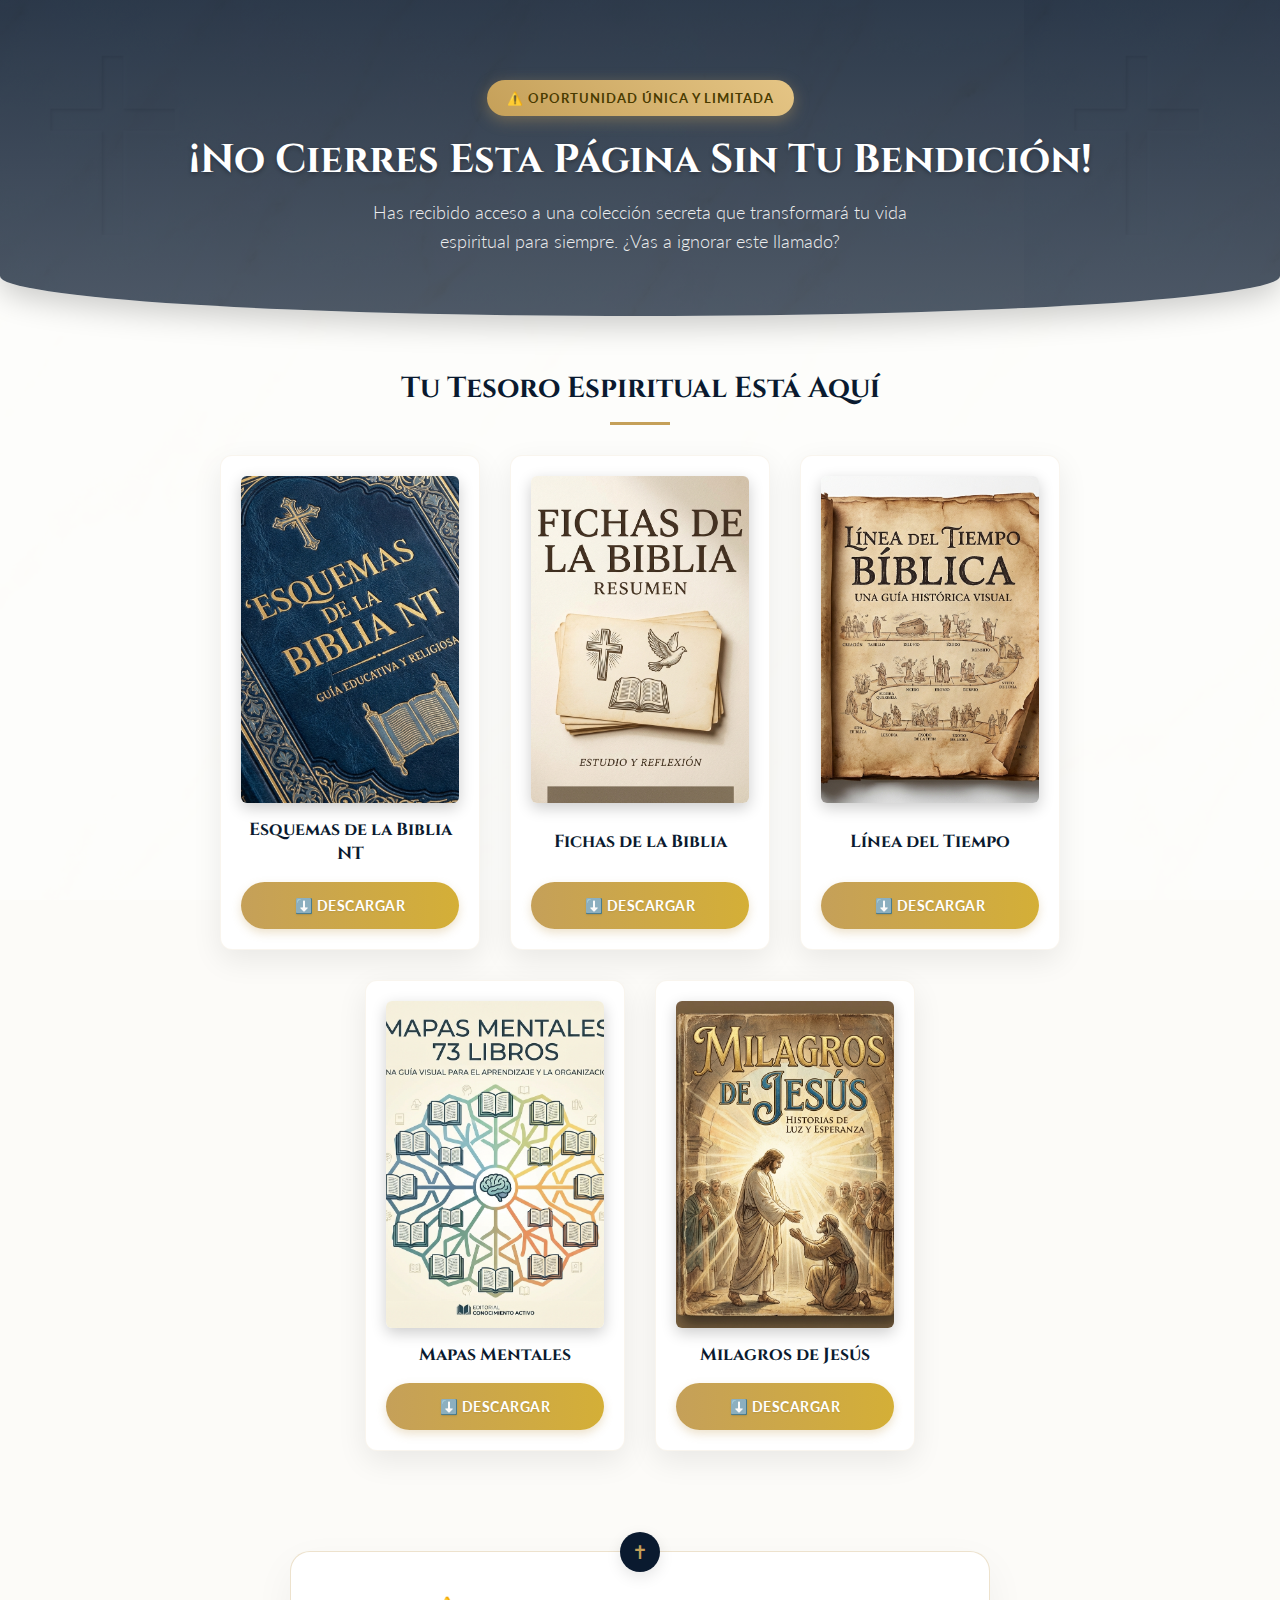
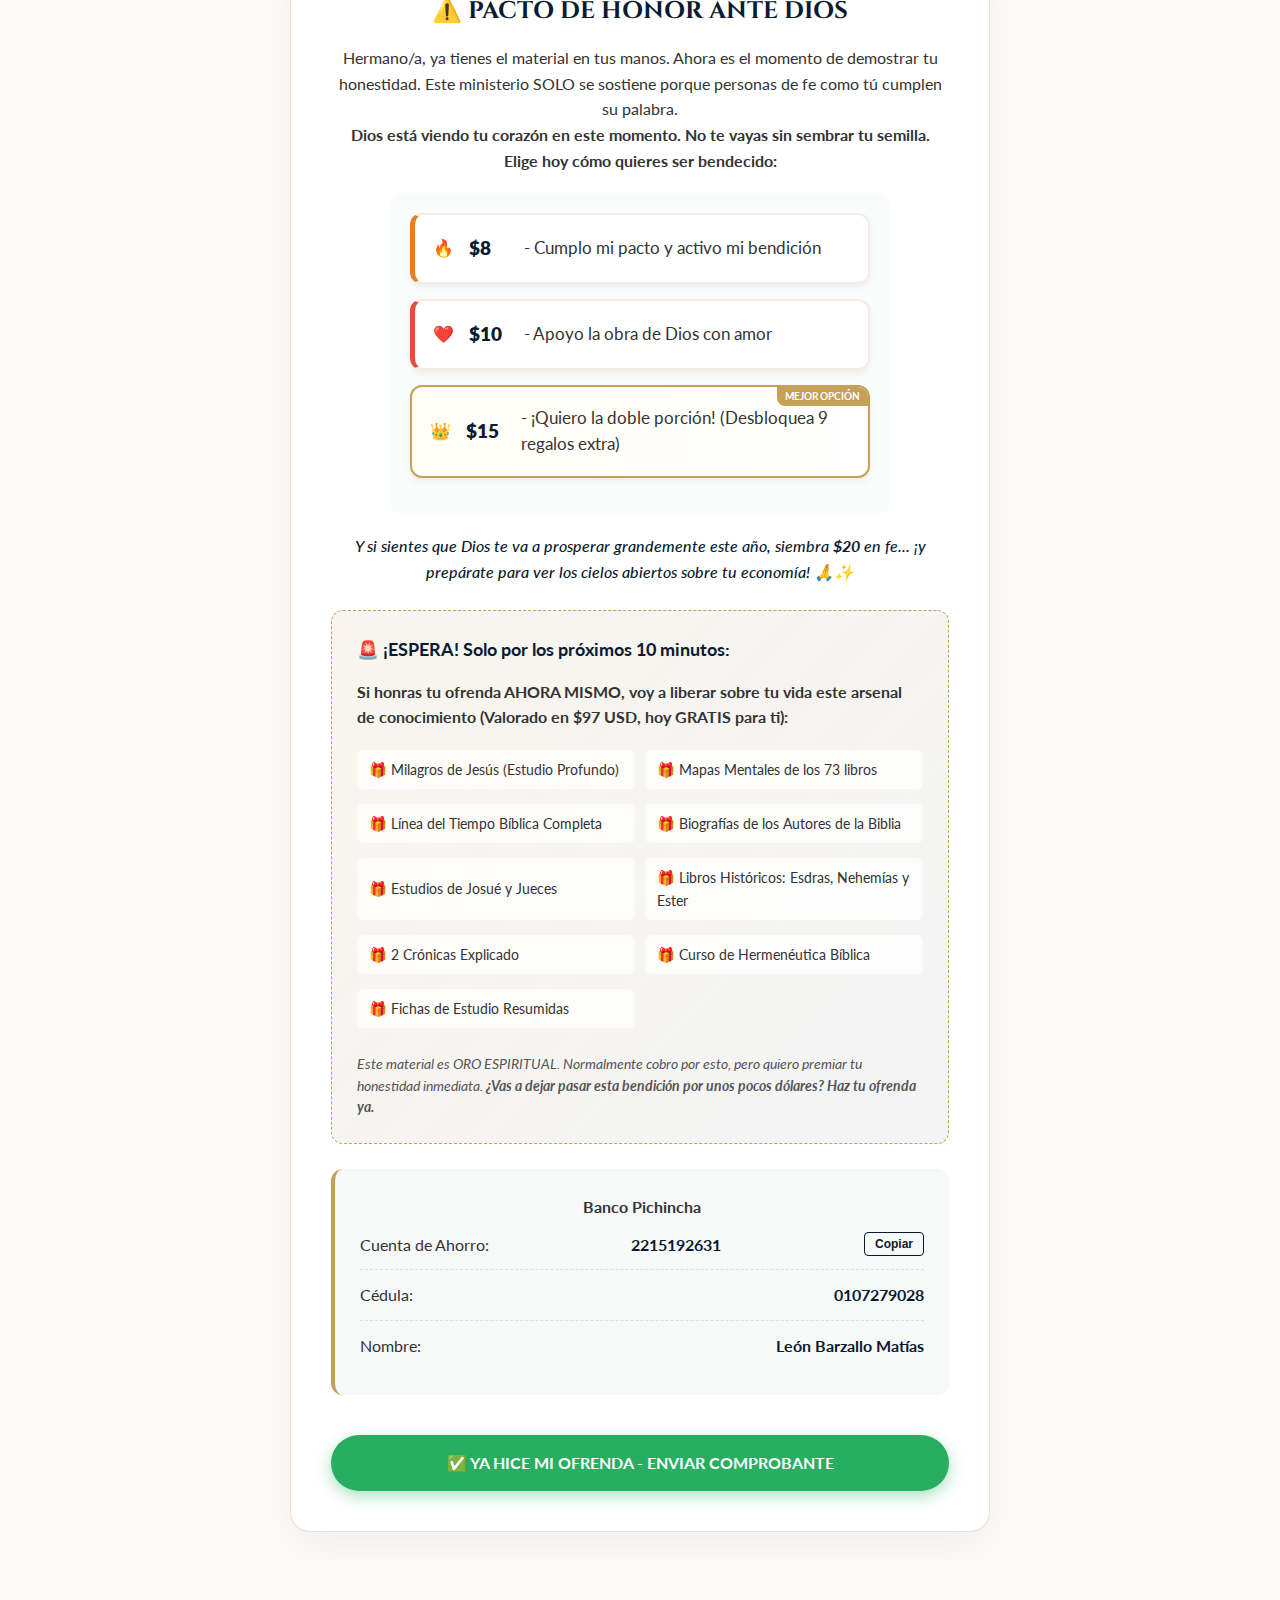
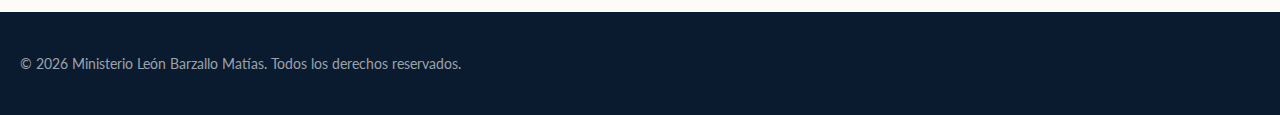
<file: index.html>
<!DOCTYPE html>
<html lang="es">

<head>
    <meta charset="UTF-8">
    <meta name="viewport" content="width=device-width, initial-scale=1.0">
    <title>Tu Material Bíblico | León Barzallo Matías</title>
    <link rel="preconnect" href="https://fonts.googleapis.com">
    <link rel="preconnect" href="https://fonts.gstatic.com" crossorigin>
    <link href="https://fonts.googleapis.com/css2?family=Cinzel:wght@400;700&family=Lato:wght@300;400;700&display=swap"
        rel="stylesheet">
    <link rel="stylesheet" href="style.css">
    <!-- Ícone de segurança e velocidade -->
</head>

<body>

    <!-- CABEÇALHO -->
    <header class="hero">
        <div class="hero-content container">
            <span class="badge">⚠️ OPORTUNIDAD ÚNICA Y LIMITADA</span>
            <h1>¡No Cierres Esta Página Sin Tu Bendición!</h1>
            <p>Has recibido acceso a una colección secreta que transformará tu vida espiritual para siempre. ¿Vas a
                ignorar este llamado?</p>
        </div>
    </header>

    <!-- ÁREA DE DOWNLOAD -->
    <section class="download-section">
        <div class="container">
            <h2 class="section-title">Tu Tesoro Espiritual Está Aquí</h2>

            <div class="book-grid">
                <!-- Esquemas -->
                <div class="book-card">
                    <img src="img/cover_esquemas.png" alt="Esquemas de la Biblia NT">
                    <h3>Esquemas de la Biblia NT</h3>
                    <a href="pdfs/Esquemas+de+la+biblia+NT.pdf" class="btn-small-download" download>⬇️ Descargar</a>
                </div>
                <!-- Fichas -->
                <div class="book-card">
                    <img src="img/cover_fichas.png" alt="Fichas de la Biblia Resumen">
                    <h3>Fichas de la Biblia</h3>
                    <a href="pdfs/Fichas+de+la+biblia+RESUMEN.pdf" class="btn-small-download" download>⬇️ Descargar</a>
                </div>
                <!-- Linea -->
                <div class="book-card">
                    <img src="img/cover_linea.png" alt="Línea del Tiempo">
                    <h3>Línea del Tiempo</h3>
                    <a href="pdfs/Linea+del+Tiempo.pdf" class="btn-small-download" download>⬇️ Descargar</a>
                </div>
                <!-- Mapas -->
                <div class="book-card">
                    <img src="img/cover_mapas.png" alt="Mapas Mentales">
                    <h3>Mapas Mentales</h3>
                    <a href="pdfs/Mapas-mentales+73+livros.pdf" class="btn-small-download" download>⬇️ Descargar</a>
                </div>
                <!-- Milagros -->
                <div class="book-card">
                    <img src="img/cover_milagros.png" alt="Milagros de Jesús">
                    <h3>Milagros de Jesús</h3>
                    <a href="pdfs/Milagros-de-jesus.pdf" class="btn-small-download" download>⬇️ Descargar</a>
                </div>
            </div>

        </div>
    </section>

    <!-- PACTO DE HONESTIDAD (PAGAMENTO) -->
    <section class="payment-section">
        <div class="container">
            <div class="trust-box">
                <h3>⚠️ PACTO DE HONOR ANTE DIOS</h3>
                <p>Hermano/a, ya tienes el material en tus manos. Ahora es el momento de demostrar tu honestidad. Este
                    ministerio SOLO se sostiene porque personas de fe como tú cumplen su palabra.</p>
                <p><strong>Dios está viendo tu corazón en este momento. No te vayas sin sembrar tu semilla.</strong></p>

                <p><strong>Elige hoy cómo quieres ser bendecido:</strong></p>
                <ul class="donation-options">
                    <li class="option-basic"><span>&#128293;</span> <strong>$8</strong> - Cumplo mi pacto y activo mi bendición</li>
                    <li class="option-love"><span>&#10084;&#65039;</span> <strong>$10</strong> - Apoyo la obra de Dios con amor</li>
                    <li class="option-premium"><span>&#128081;</span> <strong>$15</strong> - ¡Quiero la doble porción! (Desbloquea 9 regalos extra)</li>
                </ul>                <p class="donation-extra">Y si sientes que Dios te va a prosperar grandemente este año, siembra
                    <strong>$20</strong> en fe... ¡y prepárate para ver los cielos abiertos sobre tu economía! 🙏✨
                </p>

                <!-- BONUS OFFER -->
                <div class="bonus-box">
                    <p class="bonus-intro">🚨 ¡ESPERA! Solo por los próximos 10 minutos:</p>
                    <p><strong>Si honras tu ofrenda AHORA MISMO, voy a liberar sobre tu vida este arsenal de
                            conocimiento (Valorado en $97 USD, hoy GRATIS para ti):</strong></p>
                    <ul class="bonus-list">
                        <li>🎁 Milagros de Jesús (Estudio Profundo)</li>
                        <li>🎁 Mapas Mentales de los 73 libros</li>
                        <li>🎁 Línea del Tiempo Bíblica Completa</li>
                        <li>🎁 Biografías de los Autores de la Biblia</li>
                        <li>🎁 Estudios de Josué y Jueces</li>
                        <li>🎁 Libros Históricos: Esdras, Nehemías y Ester</li>
                        <li>🎁 2 Crónicas Explicado</li>
                        <li>🎁 Curso de Hermenéutica Bíblica</li>
                        <li>🎁 Fichas de Estudio Resumidas</li>
                    </ul>
                    <p class="bonus-note">Este material es ORO ESPIRITUAL. Normalmente cobro por esto, pero quiero
                        premiar tu honestidad inmediata. <strong>¿Vas a dejar pasar esta bendición por unos pocos
                            dólares? Haz tu ofrenda ya.</strong></p>
                </div>

                <div class="bank-details">
                    <!-- Bank logo removed as it doesn't exist -->
                    <h4>Banco Pichincha</h4>
                    <div class="detail-row">
                        <span>Cuenta de Ahorro:</span>
                        <strong id="conta">2215192631</strong>
                        <button onclick="copiarTexto('2215192631')" class="btn-copy">Copiar</button>
                    </div>
                    <div class="detail-row">
                        <span>Cédula:</span>
                        <strong>0107279028</strong>
                    </div>
                    <div class="detail-row">
                        <span>Nombre:</span>
                        <strong>León Barzallo Matías</strong>
                    </div>
                </div>

                <!-- Botão para voltar ao WhatsApp -->
                <a href="https://wa.me/SEU_NUMERO_AQUI?text=Hola,%20ya%20hice%20mi%20pacto%20de%20honor,%20aquí%20está%20mi%20comprobante"
                    class="btn-whatsapp">
                    ✅ YA HICE MI OFRENDA - ENVIAR COMPROBANTE
                </a>
            </div>
        </div>
    </section>

    <footer>
        <p>&copy; 2026 Ministerio León Barzallo Matías. Todos los derechos reservados.</p>
    </footer>

    <script>
        function copiarTexto(texto) {
            navigator.clipboard.writeText(texto);
            alert("¡Número de cuenta copiado!");
        }
    </script>
</body>

</html>
</file>
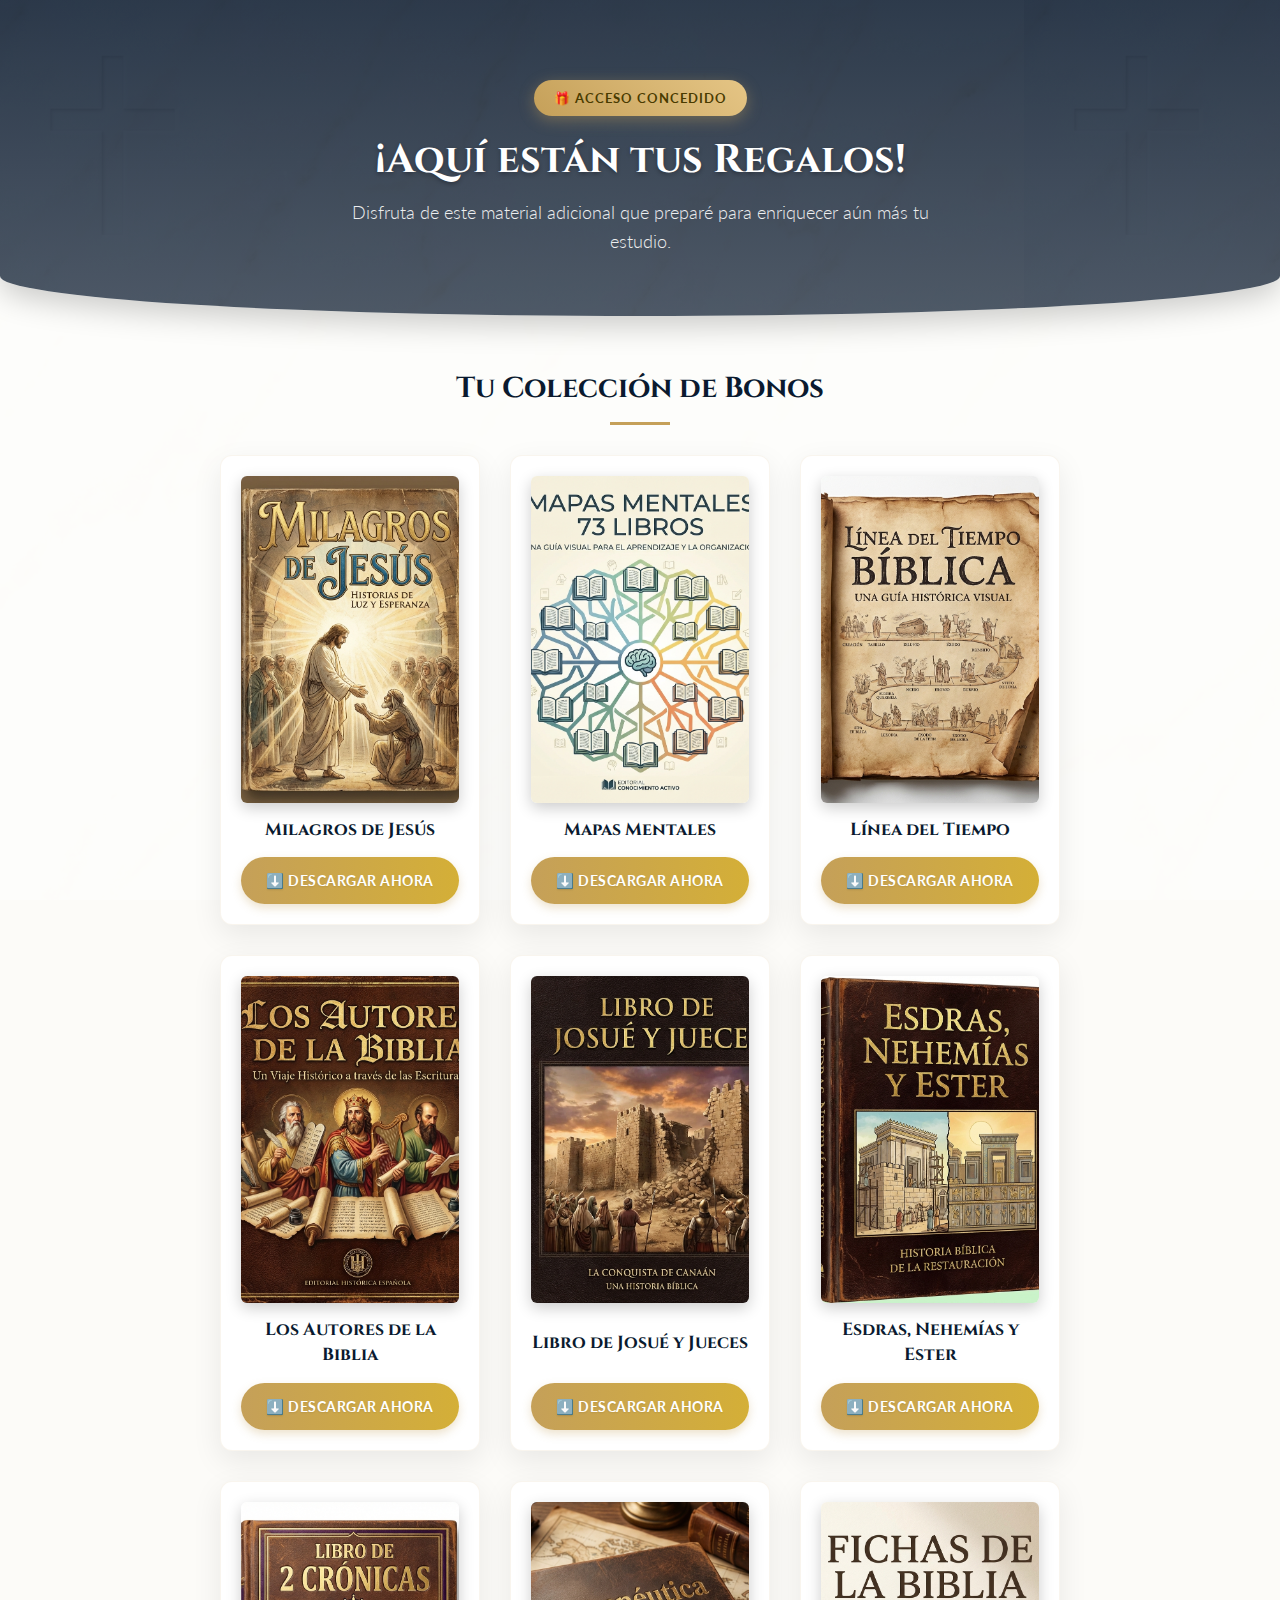
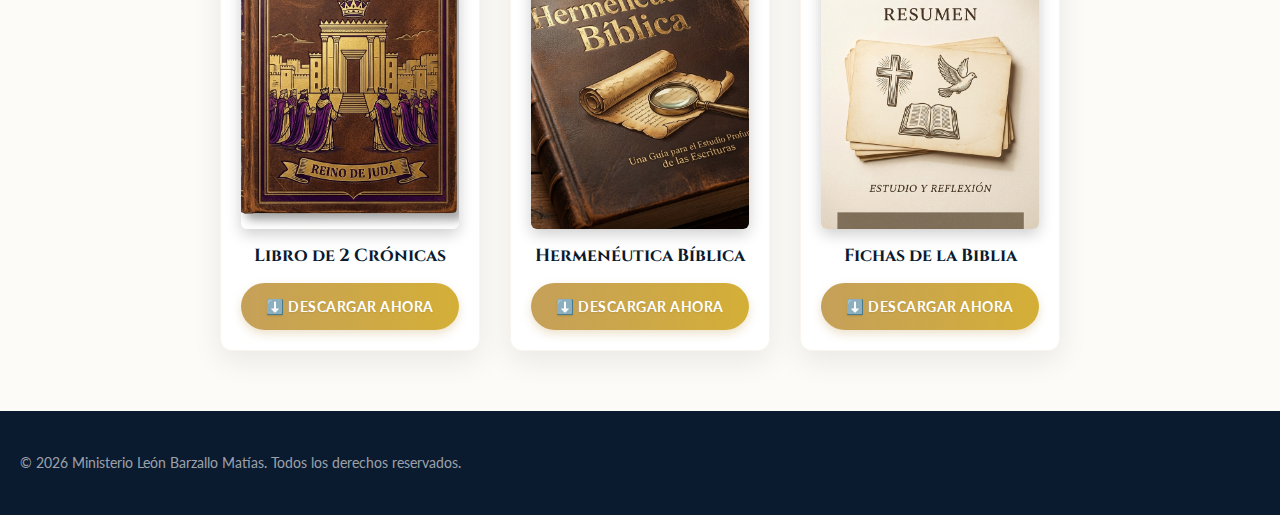
<file: bonus/index.html>
<!DOCTYPE html>
<html lang="es">

<head>
    <meta charset="UTF-8">
    <meta name="viewport" content="width=device-width, initial-scale=1.0">
    <title>Tus Regalos Exclusivos | León Barzallo Matías</title>
    <link rel="preconnect" href="https://fonts.googleapis.com">
    <link rel="preconnect" href="https://fonts.gstatic.com" crossorigin>
    <link href="https://fonts.googleapis.com/css2?family=Cinzel:wght@400;700&family=Lato:wght@300;400;700&display=swap"
        rel="stylesheet">
    <link rel="stylesheet" href="/style.css">
    <!-- Note: /style.css so it finds the root style -->

    <!-- Meta Pixel Code + Advanced Matching + Trava Anti-Duplicidade -->
    <script>
        // VERIFICA SE O EVENTO JÁ FOI DISPARADO NESTE NAVEGADOR
        if (!localStorage.getItem('purchaseEventFired')) {

            // 1. Função para pegar dados da URL
            function getParam(p) {
                var match = RegExp('[?&]' + p + '=([^&]*)').exec(window.location.search);
                return match && decodeURIComponent(match[1].replace(/\+/g, ' '));
            }

            // 2. Captura e Limpeza dos Dados
            var rawPhone = getParam('cel') || '';
            var rawName = getParam('nome') || '';
            var cleanPhone = rawPhone.replace(/\D/g, '');

            // 3. Código Padrão do Pixel
            !function (f, b, e, v, n, t, s) {
                if (f.fbq) return; n = f.fbq = function () {
                    n.callMethod ?
                    n.callMethod.apply(n, arguments) : n.queue.push(arguments)
                };
                if (!f._fbq) f._fbq = n; n.push = n; n.loaded = !0; n.version = '2.0';
                n.queue = []; t = b.createElement(e); t.async = !0;
                t.src = v; s = b.getElementsByTagName(e)[0];
                s.parentNode.insertBefore(t, s)
            }(window, document, 'script',
                'https://connect.facebook.net/en_US/fbevents.js');

            // 4. Inicia com os dados do cliente
            fbq('init', '1520825845646047', { ph: cleanPhone, fn: rawName });

            fbq('track', 'PageView');

            // 5. Dispara a Compra
            fbq('track', 'Purchase', {
                value: 8.00,
                currency: 'USD'
            });

            // 6. MARCA NO NAVEGADOR QUE O EVENTO FOI DISPARADO
            localStorage.setItem('purchaseEventFired', 'true');
            console.log('Evento de Compra disparado pela primeira vez.');

        } else {
            console.log('Evento de Compra já foi disparado. Bloqueando novo disparo.');
        }
    </script>

    <noscript><img height="1" width="1" style="display:none"
            src="https://www.facebook.com/tr?id=1520825845646047&ev=PageView&noscript=1" /></noscript>
    <!-- End Meta Pixel Code -->
</head>

<body>

    <!-- CABEÇALHO -->
    <header class="hero">
        <div class="hero-content container">
            <span class="badge">🎁 ACCESO CONCEDIDO</span>
            <h1>¡Aquí están tus Regalos!</h1>
            <p>Disfruta de este material adicional que preparé para enriquecer aún más tu estudio.</p>
        </div>
    </header>

    <!-- ÁREA DE DOWNLOAD -->
    <section class="download-section">
        <div class="container">
            <h2 class="section-title">Tu Colección de Bonos</h2>

            <div class="book-grid">
                <!-- 1. Milagros -->
                <div class="book-card">
                    <img src="/img/cover_milagros.png" alt="Milagros de Jesús">
                    <h3>Milagros de Jesús</h3>
                    <a href="/bonus/pdfs/milagros_jesus.pdf" class="btn-small-download" download>⬇️ Descargar Ahora</a>
                </div>
                <!-- 2. Mapas 66 livros (Note: file name differs slighly from main) -->
                <div class="book-card">
                    <img src="/img/cover_mapas.png" alt="Mapas Mentales">
                    <h3>Mapas Mentales</h3>
                    <a href="/bonus/pdfs/mapas_mentales.pdf" class="btn-small-download" download>⬇️ Descargar
                        Ahora</a>
                </div>
                <!-- 3. Linea del Tiempo -->
                <div class="book-card">
                    <img src="/img/cover_linea.png" alt="Línea del Tiempo">
                    <h3>Línea del Tiempo</h3>
                    <a href="/bonus/pdfs/linea_tiempo.pdf" class="btn-small-download" download>⬇️ Descargar Ahora</a>
                </div>
                <!-- 4. Autores -->
                <div class="book-card">
                    <img src="/img/cover_autores.png" alt="Los Autores de la Biblia">
                    <h3>Los Autores de la Biblia</h3>
                    <a href="/bonus/pdfs/autores_biblia.pdf" class="btn-small-download" download>⬇️ Descargar
                        Ahora</a>
                </div>
                <!-- 5. Josue y Jueces -->
                <div class="book-card">
                    <img src="/img/cover_josue.png" alt="Libro de Josué y Jueces">
                    <h3>Libro de Josué y Jueces</h3>
                    <a href="/bonus/pdfs/josue_jueces.pdf" class="btn-small-download" download>⬇️ Descargar
                        Ahora</a>
                </div>
                <!-- 6. Esdras... -->
                <div class="book-card">
                    <img src="/img/cover_esdras.png" alt="Esdras, Nehemías y Ester">
                    <h3>Esdras, Nehemías y Ester</h3>
                    <a href="/bonus/pdfs/esdras_nehemias_ester.pdf" class="btn-small-download" download>⬇️ Descargar
                        Ahora</a>
                </div>
                <!-- 7. Cronicas -->
                <div class="book-card">
                    <img src="/img/cover_cronicas.png" alt="2 Crónicas">
                    <h3>Libro de 2 Crónicas</h3>
                    <a href="/bonus/pdfs/cronicas_2.pdf" class="btn-small-download" download>⬇️ Descargar Ahora</a>
                </div>
                <!-- 8. Hermeneutica -->
                <div class="book-card">
                    <img src="/img/cover_hermeneutica.png" alt="Hermenéutica Bíblica">
                    <h3>Hermenéutica Bíblica</h3>
                    <a href="/bonus/pdfs/hermeneutica_biblica.pdf" class="btn-small-download" download>⬇️ Descargar
                        Ahora</a>
                </div>
                <!-- 9. Fichas (Already covered but included in bonus folder) -->
                <div class="book-card">
                    <img src="/img/cover_fichas.png" alt="Fichas de la Biblia">
                    <h3>Fichas de la Biblia</h3>
                    <a href="/bonus/pdfs/fichas_resumen.pdf" class="btn-small-download" download>⬇️ Descargar
                        Ahora</a>
                </div>
            </div>

        </div>
    </section>

    <footer>
        <p>&copy; 2026 Ministerio León Barzallo Matías. Todos los derechos reservados.</p>
    </footer>

</body>

</html>
</file>
<file: style.css>
/* PREMIUM RELIGIOUS THEME */
@import url('https://fonts.googleapis.com/css2?family=Cinzel:wght@400;700&family=Lato:wght@300;400;700&display=swap');

:root {
    --primary: #0a1a2f;
    /* Deep Royal Blue */
    --accent: #c5a059;
    /* Premium Gold */
    --accent-light: #e5c585;
    --bg-light: #fcfbf8;
    /* Parchment/Cream */
    --text: #333333;
    --white: #ffffff;
    --success: #27ae60;
}

* {
    margin: 0;
    padding: 0;
    box-sizing: border-box;
}

body {
    font-family: 'Lato', sans-serif;
    background-color: var(--bg-light);
    color: var(--text);
    line-height: 1.6;
    background-image: url('img/bg-texture.png');
    background-size: cover;
    background-attachment: fixed;
    background-blend-mode: soft-light;
}

.container {
    width: 90%;
    max-width: 1000px;
    /* Wider for desktop */
    margin: 0 auto;
    text-align: center;
}

/* HERO SECTION - REIMAGINED */
.hero {
    background: linear-gradient(180deg, rgba(10, 26, 47, 0.95) 0%, rgba(10, 26, 47, 0.8) 100%);
    color: var(--white);
    padding: 80px 20px 60px;
    border-radius: 0 0 50% 50% / 0 0 40px 40px;
    /* Elegant curve */
    box-shadow: 0 10px 30px rgba(0, 0, 0, 0.2);
    margin-bottom: 50px;
    position: relative;
    overflow: hidden;
}

.hero::before {
    content: '';
    position: absolute;
    top: 0;
    left: 0;
    right: 0;
    bottom: 0;
    background: url('img/bg-texture.png');
    opacity: 0.1;
    z-index: 0;
    pointer-events: none;
}

.hero-content {
    position: relative;
    z-index: 1;
}

.badge {
    background: linear-gradient(45deg, var(--accent), var(--accent-light));
    color: #4a3b00;
    padding: 8px 20px;
    border-radius: 50px;
    font-size: 0.8rem;
    font-weight: 700;
    text-transform: uppercase;
    letter-spacing: 1px;
    display: inline-block;
    margin-bottom: 20px;
    box-shadow: 0 4px 15px rgba(197, 160, 89, 0.4);
}

.hero h1 {
    font-family: 'Cinzel', serif;
    font-size: 2.5rem;
    margin-bottom: 15px;
    line-height: 1.2;
    text-shadow: 0 2px 4px rgba(0, 0, 0, 0.3);
}

.hero p {
    font-size: 1.1rem;
    font-weight: 300;
    opacity: 0.9;
    max-width: 600px;
    margin: 0 auto;
}

/* PREMIUM GRID */
.download-section {
    padding-bottom: 60px;
}

.section-title {
    font-family: 'Cinzel', serif;
    color: var(--primary);
    font-size: 1.8rem;
    margin-bottom: 30px;
    position: relative;
    display: inline-block;
}

.section-title::after {
    content: '';
    display: block;
    width: 60px;
    height: 3px;
    background: var(--accent);
    margin: 10px auto 0;
}

.book-grid {
    display: flex;
    justify-content: center;
    flex-wrap: wrap;
    gap: 30px;
}

.book-card {
    background: var(--white);
    padding: 20px;
    border-radius: 12px;
    box-shadow: 0 10px 30px rgba(0, 0, 0, 0.08);
    /* Soft, premium shadow */
    width: 260px;
    text-align: center;
    display: flex;
    flex-direction: column;
    align-items: center;
    transition: all 0.4s cubic-bezier(0.175, 0.885, 0.32, 1.275);
    border: 1px solid rgba(197, 160, 89, 0.1);
    position: relative;
    overflow: hidden;
}

.book-card:hover {
    transform: translateY(-10px);
    box-shadow: 0 20px 40px rgba(10, 26, 47, 0.15);
    border-color: rgba(197, 160, 89, 0.4);
}

.book-card img {
    width: 100%;
    border-radius: 6px;
    margin-bottom: 15px;
    box-shadow: 0 5px 15px rgba(0, 0, 0, 0.2);
    aspect-ratio: 2/3;
    object-fit: cover;
}

.book-card h3 {
    font-family: 'Cinzel', serif;
    font-size: 1.1rem;
    margin-bottom: 15px;
    color: var(--primary);
    line-height: 1.4;
    flex-grow: 1;
    display: flex;
    align-items: center;
    justify-content: center;
}

.btn-small-download {
    display: inline-block;
    background: linear-gradient(to right, var(--accent), #d4af37);
    color: #fff;
    font-weight: 700;
    text-decoration: none;
    padding: 12px 25px;
    border-radius: 50px;
    font-size: 0.9rem;
    text-transform: uppercase;
    letter-spacing: 0.5px;
    transition: all 0.3s;
    width: 100%;
    box-shadow: 0 4px 10px rgba(197, 160, 89, 0.3);
    text-shadow: 0 1px 2px rgba(0, 0, 0, 0.1);
}

.btn-small-download:hover {
    background: linear-gradient(to right, #ba9243, #c5a059);
    transform: translateY(-2px);
    box-shadow: 0 6px 15px rgba(197, 160, 89, 0.5);
}

/* TRUST SECTION */
.payment-section {
    padding: 40px 0 80px;
}

.trust-box {
    background: #fff;
    border: 1px solid rgba(197, 160, 89, 0.3);
    padding: 40px;
    border-radius: 20px;
    box-shadow: 0 15px 40px rgba(10, 26, 47, 0.05);
    max-width: 700px;
    margin: 0 auto;
    position: relative;
}

.trust-box::before {
    content: '✝';
    position: absolute;
    top: -20px;
    left: 50%;
    transform: translateX(-50%);
    background: var(--primary);
    color: var(--accent);
    width: 40px;
    height: 40px;
    line-height: 40px;
    border-radius: 50%;
    font-size: 1.2rem;
    box-shadow: 0 5px 15px rgba(0, 0, 0, 0.1);
}

.trust-box h3 {
    font-family: 'Cinzel', serif;
    color: var(--primary);
    font-size: 1.5rem;
    margin-bottom: 15px;
}

.bank-details {
    background: rgba(10, 26, 47, 0.03);
    padding: 25px;
    border-radius: 12px;
    border-left: 4px solid var(--accent);
    margin: 25px 0;
}

.detail-row {
    display: flex;
    justify-content: space-between;
    align-items: center;
    padding: 12px 0;
    border-bottom: 1px dashed rgba(0, 0, 0, 0.1);
    font-size: 1rem;
}

.detail-row:last-child {
    border-bottom: none;
}

.detail-row strong {
    color: var(--primary);
    font-weight: 700;
}

.btn-copy {
    background: transparent;
    border: 1px solid var(--primary);
    color: var(--primary);
    padding: 4px 10px;
    border-radius: 4px;
    cursor: pointer;
    font-size: 0.75rem;
    font-weight: 700;
    transition: all 0.2s;
}

.btn-copy:hover {
    background: var(--primary);
    color: var(--white);
}

.btn-whatsapp {
    background-color: var(--success);
    color: white;
    font-weight: 700;
    padding: 15px;
    border-radius: 50px;
    display: inline-block;
    text-decoration: none;
    margin-top: 15px;
    width: 100%;
    box-shadow: 0 5px 15px rgba(39, 174, 96, 0.4);
    transition: transform 0.2s;
}

.btn-whatsapp:hover {
    transform: scale(1.02);
}

footer {
    background: var(--primary);
    color: rgba(255, 255, 255, 0.6);
    padding: 40px 20px;
    font-size: 0.9rem;
}

/* MOBILE OPTIMIZATION */
@media (max-width: 600px) {
    .hero h1 {
        font-size: 1.8rem;
    }

    .book-card {
        width: 100%;
        max-width: 320px;
        flex-direction: row;
        /* Horizontal style for mobile? Or keep vertical? Let's stick to vertical for impact */
        padding: 15px;
        text-align: left;
        align-items: center;
        flex-direction: row;
    }

    .book-card img {
        width: 80px;
        margin-bottom: 0;
        margin-right: 15px;
    }

    .book-card h3 {
        justify-content: flex-start;
        font-size: 1rem;
        text-align: left;
    }

    .book-card .btn-small-download {
        padding: 8px 15px;
        font-size: 0.8rem;
        width: auto;
    }

    /* Adjust layout for horizontal card on mobile */
    .book-card {
        display: grid;
        grid-template-columns: 80px 1fr;
        grid-template-rows: auto auto;
        gap: 0 15px;
        align-items: start;
    }

    .book-card img {
        grid-row: 1 / 3;
        width: 100%;
        margin: 0;
    }

    .book-card h3 {
        grid-column: 2;
        grid-row: 1;
        margin-bottom: 5px;
        align-self: end;
    }
}

@keyframes pulse-gold {
    0% {
        box-shadow: 0 0 0 0 rgba(197, 160, 89, 0.7);
    }

    70% {
        box-shadow: 0 0 0 15px rgba(197, 160, 89, 0);
    }

    100% {
        box-shadow: 0 0 0 0 rgba(197, 160, 89, 0);
    }
}

.btn-whatsapp {
    animation: pulse-gold 2s infinite;
}

.badge {
    animation: pulse-gold 2s infinite;
}

/* ADDED FOR DONATION OPTIONS */
.donation-options {
    list-style: none;
    text-align: left;
    margin: 20px auto;
    max-width: 500px;
    background: rgba(10, 26, 47, 0.02);
    padding: 20px;
    border-radius: 10px;
}

.donation-options li {
    margin-bottom: 15px;
    font-size: 1.05rem;
    background: var(--white);
    padding: 18px;
    border-radius: 12px;
    border: 2px solid rgba(197, 160, 89, 0.2);
    box-shadow: 0 4px 6px rgba(0, 0, 0, 0.05);
    display: flex;
    align-items: center;
    gap: 15px;
    transition: all 0.3s cubic-bezier(0.25, 0.8, 0.25, 1);
    cursor: pointer;
    position: relative;
    overflow: hidden;
}

.donation-options li:hover {
    transform: translateY(-3px) scale(1.02);
    box-shadow: 0 10px 20px rgba(10, 26, 47, 0.1);
}

.option-basic {
    border-left: 5px solid #e67e22 !important;
}

.option-love {
    border-left: 5px solid #e74c3c !important;
}

.option-premium {
    border: 2px solid var(--accent) !important;
    background: linear-gradient(to right, #fffdf5, #fff) !important;
}

.option-premium::after {
    content: 'MEJOR OPCIÓN';
    position: absolute;
    top: 0;
    right: 0;
    background: var(--accent);
    color: #fff;
    font-size: 0.6rem;
    padding: 2px 8px;
    border-radius: 0 0 0 8px;
    font-weight: bold;
}

.donation-options strong {
    color: var(--primary);
    font-size: 1.2rem;
    font-weight: 800;
    min-width: 40px;
}

.donation-extra {
    font-style: italic;
    color: var(--primary);
    margin-top: 15px;
    font-weight: 500;
}

/* BONUS BOX STYLES */
.bonus-box {
    background: linear-gradient(135deg, rgba(197, 160, 89, 0.1), rgba(10, 26, 47, 0.05));
    padding: 25px;
    border-radius: 12px;
    margin: 25px 0;
    border: 1px dashed var(--accent);
    text-align: left;
}

.bonus-intro {
    font-size: 1.1rem;
    color: var(--primary);
    font-weight: 700;
    margin-bottom: 15px;
}

.bonus-list {
    list-style: none;
    margin: 20px 0;
    padding-left: 0;
    display: grid;
    grid-template-columns: repeat(auto-fit, minmax(250px, 1fr));
    /* Grid layout */
    gap: 10px;
}

.bonus-list li {
    margin-bottom: 5px;
    font-size: 0.9rem;
    background: rgba(255, 255, 255, 0.7);
    padding: 8px 12px;
    border-radius: 6px;
    display: flex;
    align-items: center;
    gap: 8px;
}

.bonus-note {
    font-size: 0.9rem;
    font-style: italic;
    color: #555;
    margin-top: 15px;
    line-height: 1.5;
}
</file>
